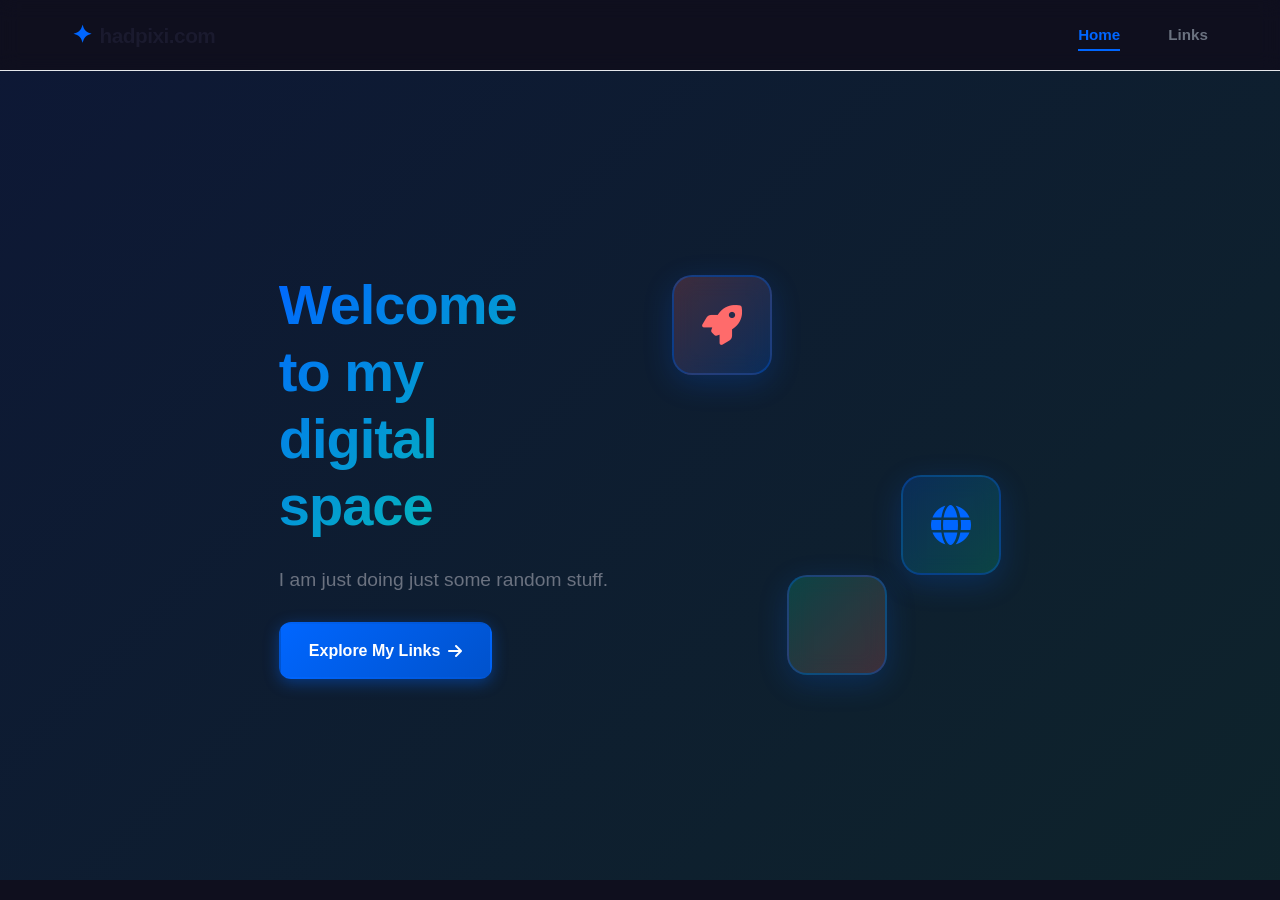
<file: index.html>
<!DOCTYPE html>
<html lang="en">
<head>
    <meta charset="UTF-8">
    <meta name="viewport" content="width=device-width, initial-scale=1.0">
    <title>hadpixi.com - Home</title>
    <link rel="stylesheet" href="css/shared.css">
    <link rel="stylesheet" href="css/home.css">
    <link rel="stylesheet" href="https://cdnjs.cloudflare.com/ajax/libs/font-awesome/6.5.1/css/all.min.css">
</head>
<body>
    <!-- Navigation -->
    <nav class="navbar">
        <div class="nav-container">
            <a href="index.html" class="nav-brand">
                <span class="brand-icon">✦</span>
                hadpixi.com
            </a>
            <ul class="nav-links">
                <li><a href="index.html" class="nav-link active">Home</a></li>
                <li><a href="links.html" class="nav-link">Links</a></li>
            </ul>
            <button class="mobile-menu-btn" id="mobileMenuBtn">
                <span></span>
                <span></span>
                <span></span>
            </button>
        </div>
    </nav>

    <!-- Mobile Menu -->
    <div class="mobile-menu" id="mobileMenu">
        <a href="index.html" class="mobile-nav-link">Home</a>
        <a href="links.html" class="mobile-nav-link">Links</a>
    </div>

    <!-- Hero Section -->
    <section class="hero">
        <div class="hero-content">
            <div class="hero-text">
                <h1 class="hero-title">
                    <span class="word">Welcome</span>
                    <span class="word">to my</span>
                    <span class="word">digital</span>
                    <span class="word">space</span>
                </h1>
                <p class="hero-description">
                  I am just doing just some random stuff.                </p>
                <div class="hero-cta">
                    <a href="links.html" class="btn btn-primary">
                        <span>Explore My Links</span>
                        <i class="fas fa-arrow-right"></i>
                    </a>
                <!--    <a href="#about" class="btn btn-secondary">
                        <span>Learn More</span>
                    </a>-->
                </div>
            </div>
            <div class="hero-visual">
                <div class="floating-card card-1">
                    <i class="fas fa-rocket"></i>
                </div>
                <div class="floating-card card-2">
                    <i class="fas fa-globe"></i>
                </div>
                <div class="floating-card card-3">
                    <i class="fas fa-sparkles"></i>
                </div>
            </div>
        </div>

        <!-- Gradient Background Animation -->
        <div class="gradient-bg"></div>
    </section>

    <!-- Features Section 
    <section class="features" id="about">
        <div class="container">
            <h2 class="section-title">Why Connect Here?</h2>
            <div class="features-grid">
                <div class="feature-card">
                    <div class="feature-icon">
                        <i class="fas fa-link"></i>
                    </div>
                    <h3>All in One Place</h3>
                    <p>Find all my social profiles and handles in a single, organized hub.</p>
                </div>
                <div class="feature-card">
                    <div class="feature-icon">
                        <i class="fas fa-search"></i>
                    </div>
                    <h3>Easy Discovery</h3>
                    <p>Search and filter platforms effortlessly to find exactly what you need.</p>
                </div>
                <div class="feature-card">
                    <div class="feature-icon">
                        <i class="fas fa-rocket"></i>
                    </div>
                    <h3>Modern Design</h3>
                    <p>Experience a sleek, responsive interface optimized for all devices.</p>
                </div>
            </div>
        </div>
    </section>
-->
    <!-- Footer 
    <footer class="footer">
        <div class="container">
            <p>&copy; 2026 hadpixi.com. All rights reserved.</p>
        </div>
    </footer>
-->
    <script src="js/navigation.js"></script>
</body>
</html>
</file>
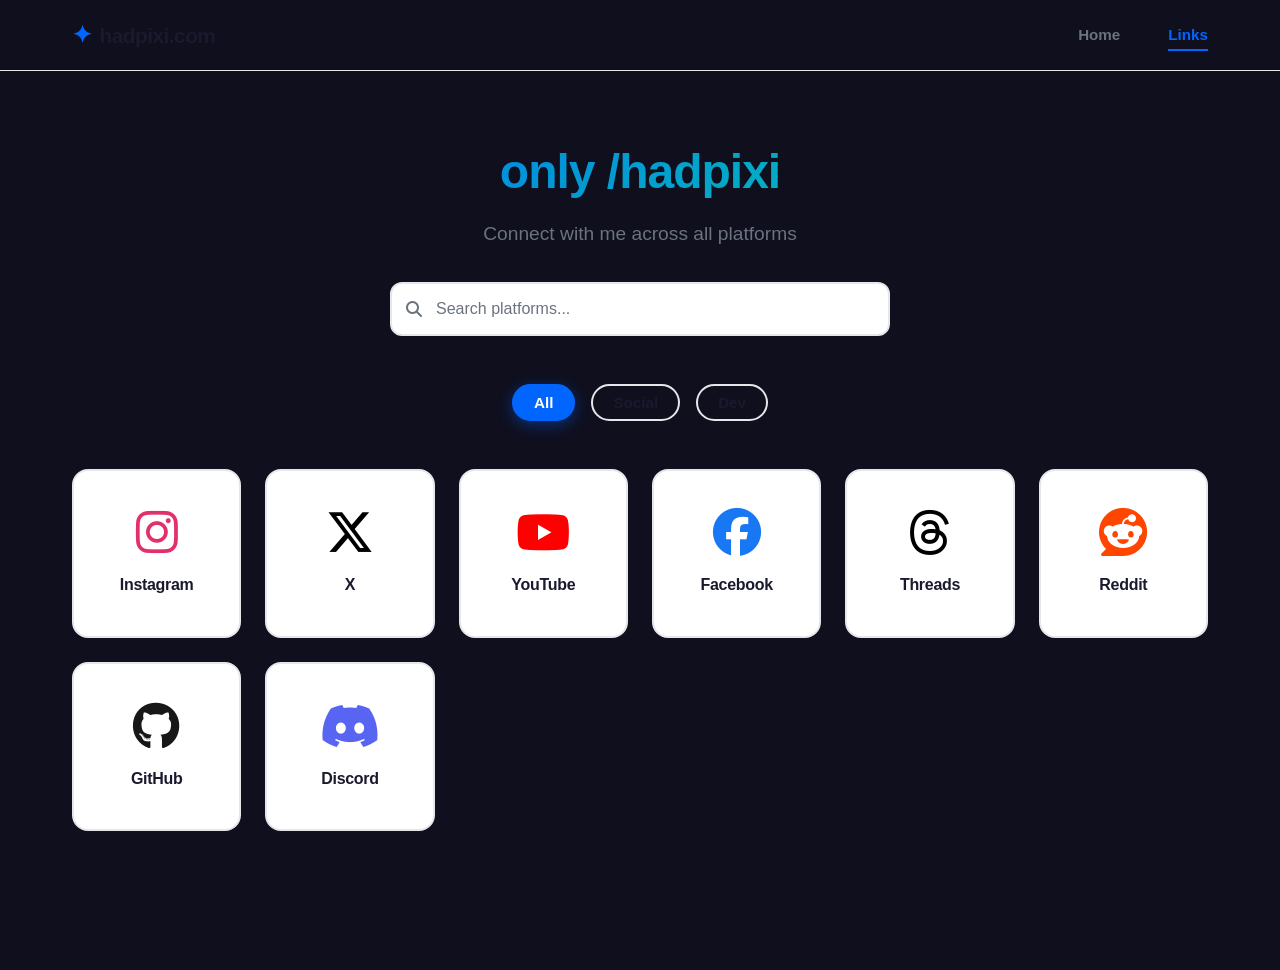
<file: links.html>
<!DOCTYPE html>
<html lang="en">
<head>
    <meta charset="UTF-8">
    <meta name="viewport" content="width=device-width, initial-scale=1.0">
    <title>My Links - hadpixi.com</title>
    <link rel="stylesheet" href="css/shared.css">
    <link rel="stylesheet" href="css/links.css">
    <link rel="stylesheet" href="https://cdnjs.cloudflare.com/ajax/libs/font-awesome/6.5.1/css/all.min.css">
</head>
<body>
    <!-- Navigation -->
    <nav class="navbar">
        <div class="nav-container">
            <a href="index.html" class="nav-brand">
                <span class="brand-icon">✦</span>
                hadpixi.com
            </a>
            <ul class="nav-links">
                <li><a href="index.html" class="nav-link">Home</a></li>
                <li><a href="links.html" class="nav-link active">Links</a></li>
            </ul>
            <button class="mobile-menu-btn" id="mobileMenuBtn">
                <span></span>
                <span></span>
                <span></span>
            </button>
        </div>
    </nav>

    <!-- Mobile Menu -->
    <div class="mobile-menu" id="mobileMenu">
        <a href="index.html" class="mobile-nav-link">Home</a>
        <a href="links.html" class="mobile-nav-link">Links</a>
    </div>

    <!-- Links Section -->
    <section class="links-section">
        <div class="container">
            <!-- Header -->
            <div class="links-header">
                <div class="header-content">
                    <h1 class="page-title">only /hadpixi</h1>
                    <p class="page-subtitle">Connect with me across all platforms</p>
                </div>

                <!-- Search Bar -->
                <div class="search-wrapper">
                    <div class="search-container">
                        <i class="fas fa-search search-icon"></i>
                        <input 
                            type="text" 
                            class="search-input" 
                            id="searchInput" 
                            placeholder="Search platforms..."
                        >
                        <button class="search-clear" id="clearSearch" style="display: none;">
                            <i class="fas fa-times"></i>
                        </button>
                    </div>
                </div>
            </div>

            <!-- Filter Tags (Optional) -->
            <div class="filter-tags">
                <button class="filter-tag active" data-filter="all">All</button>
                <button class="filter-tag" data-filter="social">Social</button>
                <button class="filter-tag" data-filter="dev">Dev</button>
            </div>

            <!-- Links Grid -->
            <div class="links-grid" id="linksGrid">
                <!-- Generated by JavaScript -->
            </div>

            <!-- No Results -->
            <div class="no-results" id="noResults" style="display: none;">
                <i class="fas fa-search"></i>
                <h3>No platforms found</h3>
                <p>Try a different search term</p>
            </div>
        </div>
    </section>

    <!-- Footer 
    <footer class="footer">
        <div class="container">
            <p>&copy; 2026 hadpixi.com. All rights reserved.</p>
        </div>
    </footer>
-->
    <script src="js/navigation.js"></script>
    <script src="js/links.js"></script>
</body>
</html>
</file>
<file: css/shared.css>
* {
    margin: 0;
    padding: 0;
    box-sizing: border-box;
}

:root {
    --primary: #0066ff;
    --primary-dark: #0052cc;
    --secondary: #ff6b6b;
    --tertiary: #06d6a0;
    --bg-dark: #0f0f1e;
    --bg-light: #ffffff;
    --bg-secondary: #f8f9ff;
    --text-primary: #1a1a2e;
    --text-secondary: #6b7280;
    --border-color: #e5e7eb;
    --shadow-sm: 0 2px 8px rgba(0, 0, 0, 0.08);
    --shadow-md: 0 8px 20px rgba(0, 102, 255, 0.15);
    --shadow-lg: 0 20px 40px rgba(0, 0, 0, 0.1);
}

@media (prefers-color-scheme: dark) {
    :root {
        --bg-dark: #0a0e27;
        --bg-light: #1a1d35;
        --bg-secondary: #232943;
        --text-primary: #f5f5f7;
        --text-secondary: #a0aec0;
        --border-color: #2d3748;
    }
}

html {
    scroll-behavior: smooth;
}

body {
    font-family: -apple-system, BlinkMacSystemFont, 'Segoe UI', 'Inter', sans-serif;
    background-color: var(--bg-dark);
    color: var(--text-primary);
    line-height: 1.6;
    overflow-x: hidden;
}

.container {
    max-width: 1200px;
    margin: 0 auto;
    padding: 0 2rem;
}

/* Navigation */
.navbar {
    position: fixed;
    top: 0;
    width: 100%;
    z-index: 1000;
    backdrop-filter: blur(10px);
    background: rgba(15, 15, 30, 0.8);
    border-bottom: 1px solid var(--border-color);
    animation: slideDown 0.6s ease-out;
}

@keyframes slideDown {
    from {
        transform: translateY(-100%);
        opacity: 0;
    }
    to {
        transform: translateY(0);
        opacity: 1;
    }
}

.nav-container {
    max-width: 1200px;
    margin: 0 auto;
    padding: 1rem 2rem;
    display: flex;
    justify-content: space-between;
    align-items: center;
}

.nav-brand {
    font-size: 1.3rem;
    font-weight: 700;
    text-decoration: none;
    color: var(--text-primary);
    display: flex;
    align-items: center;
    gap: 0.5rem;
    letter-spacing: -0.5px;
}

.brand-icon {
    font-size: 1.5rem;
    color: var(--primary);
    animation: rotate 3s linear infinite;
}

@keyframes rotate {
    from { transform: rotate(0deg); }
    to { transform: rotate(360deg); }
}

.nav-links {
    display: flex;
    list-style: none;
    gap: 3rem;
}

.nav-link {
    text-decoration: none;
    color: var(--text-secondary);
    font-weight: 600;
    font-size: 0.95rem;
    position: relative;
    transition: color 0.3s ease;
}

.nav-link::after {
    content: '';
    position: absolute;
    bottom: -8px;
    left: 0;
    width: 0;
    height: 2px;
    background: var(--primary);
    transition: width 0.3s ease;
}

.nav-link:hover::after,
.nav-link.active::after {
    width: 100%;
}

.nav-link:hover,
.nav-link.active {
    color: var(--primary);
}

/* Mobile Menu */
.mobile-menu-btn {
    display: none;
    flex-direction: column;
    gap: 5px;
    background: none;
    border: none;
    cursor: pointer;
}

.mobile-menu-btn span {
    width: 25px;
    height: 3px;
    background: var(--text-primary);
    border-radius: 2px;
    transition: 0.3s ease;
}

.mobile-menu {
    display: none;
    position: fixed;
    top: 60px;
    left: 0;
    right: 0;
    background: var(--bg-light);
    border-bottom: 1px solid var(--border-color);
    flex-direction: column;
    padding: 1rem 0;
    animation: slideDown 0.3s ease-out;
}

.mobile-nav-link {
    padding: 1rem 2rem;
    text-decoration: none;
    color: var(--text-primary);
    font-weight: 600;
    border-left: 3px solid transparent;
    transition: all 0.3s ease;
}

.mobile-nav-link:hover {
    background: var(--bg-secondary);
    border-left-color: var(--primary);
    padding-left: 2.5rem;
}

@media (max-width: 768px) {
    .nav-links {
        display: none;
    }

    .mobile-menu-btn {
        display: flex;
    }

    .mobile-menu.active {
        display: flex;
    }

    .container {
        padding: 0 1.5rem;
    }
}

/* Buttons */
.btn {
    display: inline-flex;
    align-items: center;
    gap: 0.5rem;
    padding: 0.875rem 1.75rem;
    border-radius: 0.75rem;
    text-decoration: none;
    font-weight: 600;
    font-size: 1rem;
    transition: all 0.3s cubic-bezier(0.4, 0, 0.2, 1);
    border: 2px solid transparent;
    cursor: pointer;
}

.btn-primary {
    background: linear-gradient(135deg, var(--primary) 0%, #0052cc 100%);
    color: white;
    box-shadow: 0 4px 15px rgba(0, 102, 255, 0.4);
}

.btn-primary:hover {
    transform: translateY(-2px);
    box-shadow: 0 8px 25px rgba(0, 102, 255, 0.6);
}

.btn-secondary {
    background: transparent;
    color: var(--text-primary);
    border: 2px solid var(--border-color);
}

.btn-secondary:hover {
    border-color: var(--primary);
    color: var(--primary);
    background: rgba(0, 102, 255, 0.05);
}

/* Footer */
.footer {
    background: var(--bg-secondary);
    padding: 2rem;
    text-align: center;
    color: var(--text-secondary);
    margin-top: 4rem;
    border-top: 1px solid var(--border-color);
}

/* Responsive */
@media (max-width: 480px) {
    .nav-container {
        padding: 1rem;
    }

    .nav-brand {
        font-size: 1.1rem;
    }

    .nav-links {
        gap: 1.5rem;
    }
}
</file>
<file: css/home.css>
/* Hero Section */
.hero {
    margin-top: 70px;
    min-height: 90vh;
    display: flex;
    align-items: center;
    justify-content: center;
    position: relative;
    overflow: hidden;
    padding: 2rem;
}

.gradient-bg {
    position: absolute;
    top: 0;
    left: 0;
    right: 0;
    bottom: 0;
    background: linear-gradient(135deg, rgba(0, 102, 255, 0.1) 0%, rgba(6, 214, 160, 0.1) 100%);
    animation: gradientShift 8s ease infinite;
    z-index: -1;
}

@keyframes gradientShift {
    0%, 100% {
        transform: translate(0, 0);
    }
    50% {
        transform: translate(-30px, -30px);
    }
}

.hero-content {
    display: grid;
    grid-template-columns: 1fr 1fr;
    gap: 4rem;
    align-items: center;
    max-width: 1200px;
    z-index: 1;
    animation: fadeInUp 1s ease-out;
}

@keyframes fadeInUp {
    from {
        opacity: 0;
        transform: translateY(30px);
    }
    to {
        opacity: 1;
        transform: translateY(0);
    }
}

.hero-text {
    display: flex;
    flex-direction: column;
    gap: 1.5rem;
}

.hero-title {
    font-size: 3.5rem;
    line-height: 1.2;
    font-weight: 800;
    letter-spacing: -1px;
    background: linear-gradient(135deg, var(--primary) 0%, var(--tertiary) 100%);
    -webkit-background-clip: text;
    -webkit-text-fill-color: transparent;
    background-clip: text;
}

.word {
    display: block;
    animation: fadeInDown 0.8s ease-out backwards;
}

.word:nth-child(1) { animation-delay: 0.1s; }
.word:nth-child(2) { animation-delay: 0.2s; }
.word:nth-child(3) { animation-delay: 0.3s; }
.word:nth-child(4) { animation-delay: 0.4s; }

@keyframes fadeInDown {
    from {
        opacity: 0;
        transform: translateY(-20px);
    }
    to {
        opacity: 1;
        transform: translateY(0);
    }
}

.hero-description {
    font-size: 1.2rem;
    color: var(--text-secondary);
    line-height: 1.8;
    max-width: 500px;
    animation: fadeInUp 1s ease-out 0.5s backwards;
}

.hero-cta {
    display: flex;
    gap: 1rem;
    animation: fadeInUp 1s ease-out 0.7s backwards;
    flex-wrap: wrap;
}

.hero-visual {
    position: relative;
    height: 400px;
    display: flex;
    align-items: center;
    justify-content: center;
}

.floating-card {
    position: absolute;
    width: 100px;
    height: 100px;
    background: linear-gradient(135deg, rgba(0, 102, 255, 0.2) 0%, rgba(6, 214, 160, 0.2) 100%);
    border: 2px solid rgba(0, 102, 255, 0.3);
    border-radius: 20px;
    display: flex;
    align-items: center;
    justify-content: center;
    font-size: 2.5rem;
    color: var(--primary);
    backdrop-filter: blur(10px);
    animation: float 6s ease-in-out infinite;
    box-shadow: 0 8px 30px rgba(0, 102, 255, 0.2);
}

.card-1 {
    top: 0;
    left: 0;
    background: linear-gradient(135deg, rgba(255, 107, 107, 0.2) 0%, rgba(0, 102, 255, 0.2) 100%);
    color: var(--secondary);
    animation-delay: 0s;
}

.card-2 {
    top: 50%;
    right: 0;
    background: linear-gradient(135deg, rgba(0, 102, 255, 0.2) 0%, rgba(6, 214, 160, 0.2) 100%);
    animation-delay: 1s;
}

.card-3 {
    bottom: 0;
    left: 50%;
    transform: translateX(-50%);
    background: linear-gradient(135deg, rgba(6, 214, 160, 0.2) 0%, rgba(255, 107, 107, 0.2) 100%);
    color: var(--tertiary);
    animation-delay: 2s;
}

@keyframes float {
    0%, 100% {
        transform: translateY(0px);
    }
    50% {
        transform: translateY(-30px);
    }
}

/* Features Section */
.features {
    padding: 6rem 2rem;
    background: var(--bg-secondary);
}

.section-title {
    font-size: 2.5rem;
    text-align: center;
    margin-bottom: 3rem;
    font-weight: 700;
    animation: fadeInUp 1s ease-out;
}

.features-grid {
    display: grid;
    grid-template-columns: repeat(auto-fit, minmax(300px, 1fr));
    gap: 2rem;
}

.feature-card {
    padding: 2rem;
    background: var(--bg-light);
    border-radius: 1rem;
    border: 1px solid var(--border-color);
    text-align: center;
    transition: all 0.4s cubic-bezier(0.4, 0, 0.2, 1);
    animation: fadeInUp 0.8s ease-out backwards;
}

.feature-card:nth-child(1) { animation-delay: 0.1s; }
.feature-card:nth-child(2) { animation-delay: 0.2s; }
.feature-card:nth-child(3) { animation-delay: 0.3s; }

.feature-card:hover {
    transform: translateY(-10px);
    box-shadow: var(--shadow-md);
    border-color: var(--primary);
}

.feature-icon {
    font-size: 2.5rem;
    color: var(--primary);
    margin-bottom: 1rem;
    display: inline-block;
    animation: pulse 2s ease-in-out infinite;
}

.feature-card:hover .feature-icon {
    animation: bounce 0.6s ease-out;
}

@keyframes pulse {
    0%, 100% {
        opacity: 1;
    }
    50% {
        opacity: 0.6;
    }
}

@keyframes bounce {
    0%, 100% {
        transform: translateY(0);
    }
    50% {
        transform: translateY(-10px);
    }
}

.feature-card h3 {
    font-size: 1.3rem;
    margin-bottom: 0.5rem;
}

.feature-card p {
    color: var(--text-secondary);
    line-height: 1.7;
}

/* Responsive */
@media (max-width: 768px) {
    .hero-content {
        grid-template-columns: 1fr;
        gap: 2rem;
    }

    .hero-title {
        font-size: 2.5rem;
    }

    .hero-visual {
        height: 300px;
    }

    .floating-card {
        width: 80px;
        height: 80px;
        font-size: 2rem;
    }

    .hero-cta {
        flex-direction: column;
        gap: 1rem;
    }

    .btn {
        width: 100%;
        justify-content: center;
    }

    .section-title {
        font-size: 2rem;
    }
}

@media (max-width: 480px) {
    .hero {
        margin-top: 60px;
        padding: 1rem;
        min-height: 80vh;
    }

    .hero-title {
        font-size: 2rem;
    }

    .hero-description {
        font-size: 1rem;
    }

    .features {
        padding: 3rem 1rem;
    }

    .features-grid {
        gap: 1.5rem;
    }
}
</file>
<file: css/links.css>
/* Links Section */
.links-section {
    margin-top: 70px;
    min-height: 100vh;
    padding: 4rem 2rem;
    animation: fadeIn 0.8s ease-out;
}

@keyframes fadeIn {
    from {
        opacity: 0;
    }
    to {
        opacity: 1;
    }
}

.links-header {
    margin-bottom: 3rem;
    text-align: center;
    animation: fadeInDown 0.8s ease-out;
}

.page-title {
    font-size: 3rem;
    font-weight: 800;
    background: linear-gradient(135deg, var(--primary) 0%, var(--tertiary) 100%);
    -webkit-background-clip: text;
    -webkit-text-fill-color: transparent;
    background-clip: text;
    margin-bottom: 0.5rem;
    letter-spacing: -1px;
}

.page-subtitle {
    font-size: 1.2rem;
    color: var(--text-secondary);
    margin-bottom: 2rem;
}

@keyframes fadeInDown {
    from {
        opacity: 0;
        transform: translateY(-20px);
    }
    to {
        opacity: 1;
        transform: translateY(0);
    }
}

/* Search Container */
.search-wrapper {
    max-width: 500px;
    margin: 0 auto 3rem;
    animation: scaleIn 0.6s ease-out 0.3s backwards;
}

@keyframes scaleIn {
    from {
        opacity: 0;
        transform: scale(0.95);
    }
    to {
        opacity: 1;
        transform: scale(1);
    }
}

.search-container {
    position: relative;
    display: flex;
    align-items: center;
}

.search-input {
    width: 100%;
    padding: 1rem 1rem 1rem 2.75rem;
    border: 2px solid var(--border-color);
    border-radius: 0.75rem;
    background: var(--bg-light);
    color: var(--text-primary);
    font-size: 1rem;
    font-family: inherit;
    transition: all 0.3s ease;
}

.search-input:focus {
    outline: none;
    border-color: var(--primary);
    box-shadow: 0 0 0 3px rgba(0, 102, 255, 0.1);
    background: var(--bg-light);
}

.search-input::placeholder {
    color: var(--text-secondary);
}

.search-icon {
    position: absolute;
    left: 1rem;
    color: var(--text-secondary);
    pointer-events: none;
    font-size: 1rem;
}

.search-clear {
    position: absolute;
    right: 1rem;
    background: none;
    border: none;
    color: var(--text-secondary);
    cursor: pointer;
    font-size: 1.2rem;
    transition: color 0.3s ease;
    padding: 0;
}

.search-clear:hover {
    color: var(--primary);
}

/* Filter Tags */
.filter-tags {
    display: flex;
    gap: 1rem;
    justify-content: center;
    margin-bottom: 3rem;
    flex-wrap: wrap;
    animation: fadeInUp 0.8s ease-out 0.4s backwards;
}

@keyframes fadeInUp {
    from {
        opacity: 0;
        transform: translateY(20px);
    }
    to {
        opacity: 1;
        transform: translateY(0);
    }
}

.filter-tag {
    padding: 0.5rem 1.25rem;
    border: 2px solid var(--border-color);
    background: transparent;
    color: var(--text-primary);
    border-radius: 2rem;
    cursor: pointer;
    font-weight: 600;
    transition: all 0.3s ease;
    font-size: 0.95rem;
}

.filter-tag:hover {
    border-color: var(--primary);
    color: var(--primary);
}

.filter-tag.active {
    background: var(--primary);
    color: white;
    border-color: var(--primary);
    box-shadow: 0 4px 15px rgba(0, 102, 255, 0.4);
}

/* Links Grid */
.links-grid {
    display: grid;
    grid-template-columns: repeat(auto-fill, minmax(150px, 1fr));
    gap: 1.5rem;
    margin-bottom: 3rem;
}

.link-card {
    aspect-ratio: 1;
    background: var(--bg-light);
    border: 2px solid var(--border-color);
    border-radius: 1rem;
    display: flex;
    flex-direction: column;
    align-items: center;
    justify-content: center;
    text-decoration: none;
    color: var(--text-primary);
    transition: all 0.4s cubic-bezier(0.4, 0, 0.2, 1);
    position: relative;
    overflow: hidden;
    cursor: pointer;
    animation: slideIn 0.6s ease-out backwards;
}

@keyframes slideIn {
    from {
        opacity: 0;
        transform: translateY(20px);
    }
    to {
        opacity: 1;
        transform: translateY(0);
    }
}

.link-card:nth-child(1) { animation-delay: 0.05s; }
.link-card:nth-child(2) { animation-delay: 0.1s; }
.link-card:nth-child(3) { animation-delay: 0.15s; }
.link-card:nth-child(4) { animation-delay: 0.2s; }
.link-card:nth-child(5) { animation-delay: 0.25s; }
.link-card:nth-child(6) { animation-delay: 0.3s; }
.link-card:nth-child(7) { animation-delay: 0.35s; }
.link-card:nth-child(8) { animation-delay: 0.4s; }

.link-card::before {
    content: '';
    position: absolute;
    top: 0;
    left: -100%;
    width: 100%;
    height: 100%;
    background: linear-gradient(90deg, transparent, rgba(255, 255, 255, 0.3), transparent);
    transition: left 0.5s ease;
    z-index: 0;
}

.link-card:hover::before {
    left: 100%;
}

.link-card:hover {
    transform: translateY(-8px);
    box-shadow: var(--shadow-lg);
    border-color: var(--primary);
}

.link-icon {
    font-size: 3rem;
    margin-bottom: 1rem;
    transition: all 0.4s ease;
    z-index: 1;
    display: flex;
    align-items: center;
    justify-content: center;
}

.link-card:hover .link-icon {
    transform: scale(1.2) rotate(10deg);
}

.link-name {
    font-size: 1rem;
    font-weight: 700;
    text-align: center;
    z-index: 1;
    letter-spacing: -0.3px;
}

.link-card.hidden {
    display: none;
}

/* No Results */
.no-results {
    text-align: center;
    padding: 4rem 2rem;
    animation: fadeIn 0.6s ease-out;
}

.no-results i {
    font-size: 4rem;
    color: var(--text-secondary);
    margin-bottom: 1rem;
    opacity: 0.5;
}

.no-results h3 {
    font-size: 1.5rem;
    margin-bottom: 0.5rem;
    color: var(--text-primary);
}

.no-results p {
    color: var(--text-secondary);
    font-size: 1.1rem;
}

/* Responsive */
@media (max-width: 768px) {
    .links-section {
        margin-top: 60px;
        padding: 2rem 1.5rem;
    }

    .page-title {
        font-size: 2rem;
    }

    .page-subtitle {
        font-size: 1rem;
    }

    .links-grid {
        grid-template-columns: repeat(auto-fill, minmax(120px, 1fr));
        gap: 1rem;
    }

    .link-icon {
        font-size: 2.5rem;
    }

    .link-name {
        font-size: 0.9rem;
    }
}

@media (max-width: 480px) {
    .links-section {
        padding: 2rem 1rem;
    }

    .page-title {
        font-size: 1.75rem;
    }

    .links-grid {
        grid-template-columns: repeat(auto-fill, minmax(100px, 1fr));
        gap: 0.75rem;
    }

    .link-icon {
        font-size: 2rem;
    }

    .link-card {
        border-radius: 0.75rem;
    }

    .filter-tags {
        gap: 0.5rem;
    }

    .filter-tag {
        padding: 0.4rem 1rem;
        font-size: 0.85rem;
    }

    .search-wrapper {
        max-width: 100%;
    }
}
</file>
